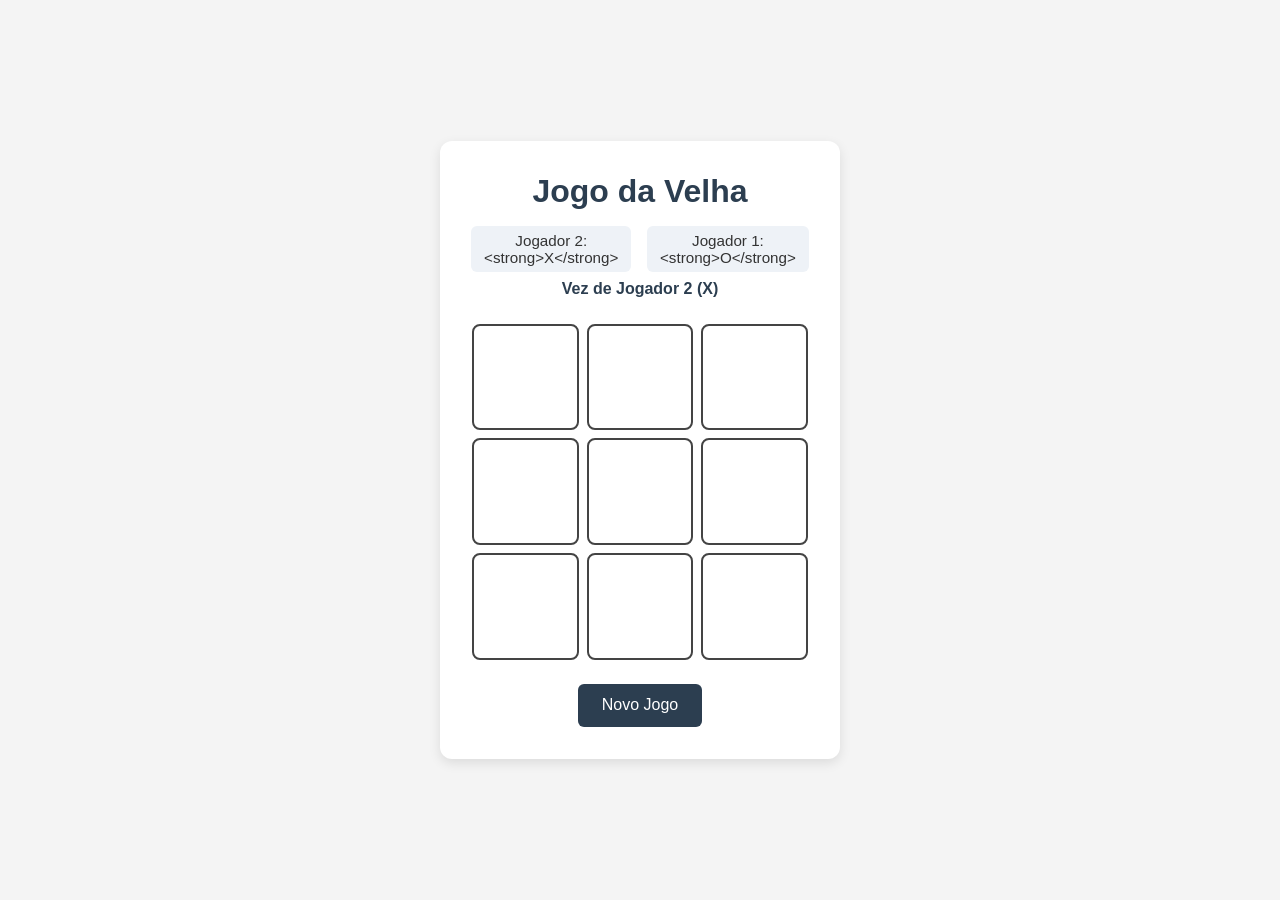
<file: tic-tac-toe/v1/index.html>
<!DOCTYPE html>
<html lang="pt-BR">
<head>
    <meta charset="UTF-8">
    <meta name="viewport" content="width=device-width, initial-scale=1.0">
    <title>Jogo da Velha - Versão 1</title>
    <link rel="stylesheet" href="css/style.css">
</head>
<body>
    <div class="container">
        <h1>Jogo da Velha</h1>

        <div class="info">
            <div id="players">
                <span id="player-x">Jogador 1: <strong>X</strong></span>
                <span id="player-o">Jogador 2: <strong>O</strong></span>
            </div>
            <div id="status">Sorteando jogadores...</div>
        </div>

        <div class="board" id="board">
            <button class="cell" data-index="0"></button>
            <button class="cell" data-index="1"></button>
            <button class="cell" data-index="2"></button>
            <button class="cell" data-index="3"></button>
            <button class="cell" data-index="4"></button>
            <button class="cell" data-index="5"></button>
            <button class="cell" data-index="6"></button>
            <button class="cell" data-index="7"></button>
            <button class="cell" data-index="8"></button>
        </div>

        <button id="reset" class="btn-reset">Novo Jogo</button>
    </div>

    <script src="js/script.js"></script>
</body>
</html>
</file>
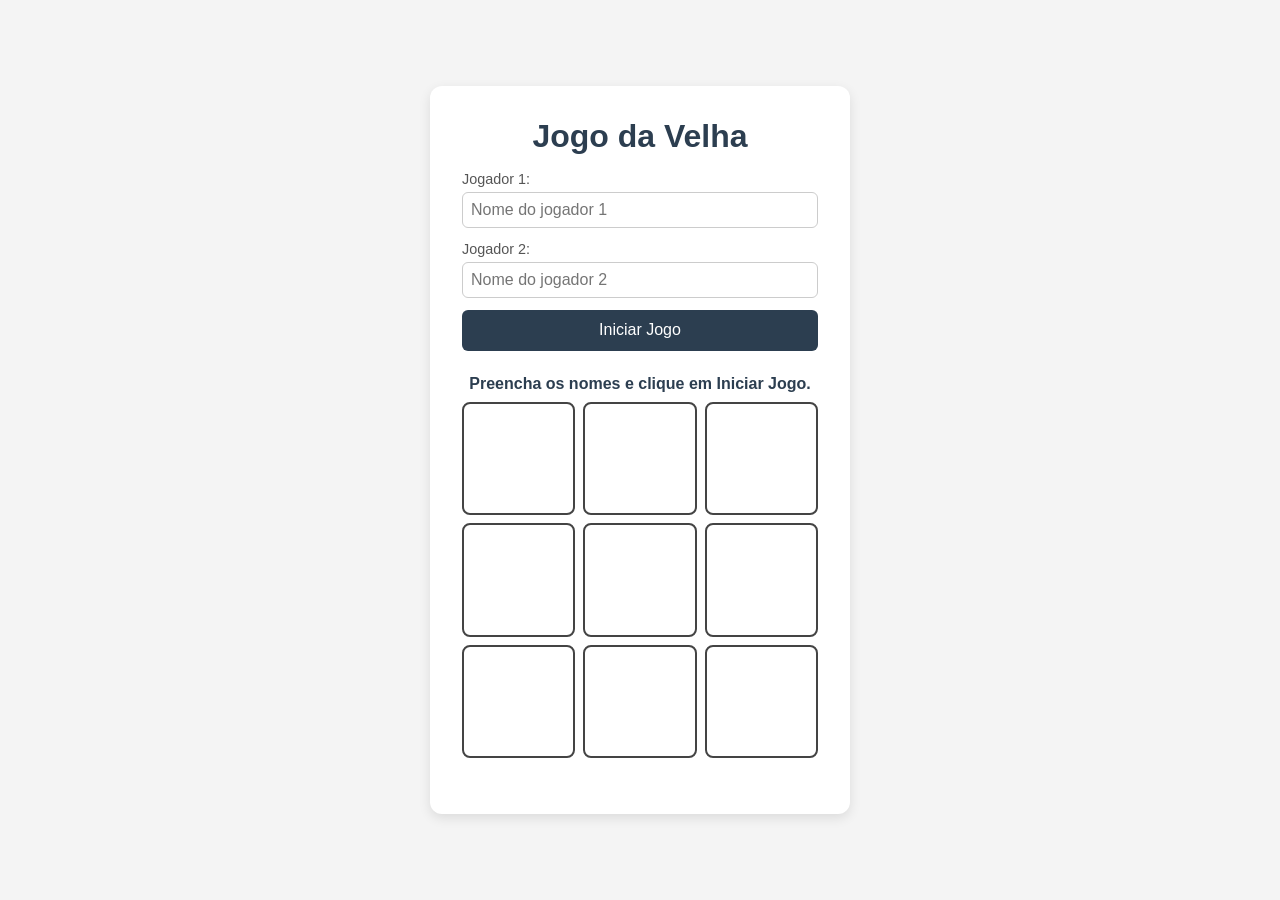
<file: tic-tac-toe/v2/index.html>
<!DOCTYPE html>
<html lang="pt-BR">
<head>
    <meta charset="UTF-8">
    <meta name="viewport" content="width=device-width, initial-scale=1.0">
    <title>Jogo da Velha - Versão 2</title>
    <link rel="stylesheet" href="css/style.css">
</head>
<body>
    <div class="container">
        <h1>Jogo da Velha</h1>

        <!-- Cadastro de nomes -->
        <section class="setup" id="setup">
            <div class="form-group">
                <label for="player1">Jogador 1:</label>
                <input type="text" id="player1" placeholder="Nome do jogador 1" maxlength="12">
            </div>
            <div class="form-group">
                <label for="player2">Jogador 2:</label>
                <input type="text" id="player2" placeholder="Nome do jogador 2" maxlength="12">
            </div>
            <button id="start" class="btn-start">Iniciar Jogo</button>
        </section>

        <!-- Placar e nomes -->
        <div class="game-info" id="game-info" style="display: none;">
            <div id="matchup">Fulano vs. Beltrano</div>
            <div class="scoreboard">
                <div class="score" id="score-x">
                    <span id="name-x">Jogador X</span>: <span id="pts-x">0</span>
                </div>
                <div class="score" id="score-o">
                    <span id="name-o">Jogador O</span>: <span id="pts-o">0</span>
                </div>
                <div class="score" id="score-draw">
                    Empates: <span id="pts-draw">0</span>
                </div>
            </div>
            <button id="clear-scores" class="btn-clear">Zerar Placar</button>
        </div>

        <div id="status">Preencha os nomes e clique em Iniciar Jogo.</div>

        <div class="board" id="board">
            <button class="cell" data-index="0"></button>
            <button class="cell" data-index="1"></button>
            <button class="cell" data-index="2"></button>
            <button class="cell" data-index="3"></button>
            <button class="cell" data-index="4"></button>
            <button class="cell" data-index="5"></button>
            <button class="cell" data-index="6"></button>
            <button class="cell" data-index="7"></button>
            <button class="cell" data-index="8"></button>
        </div>

        <button id="reset" class="btn-reset" style="display: none;">Novo Jogo</button>
    </div>

    <script src="js/script.js"></script>
</body>
</html>
</file>
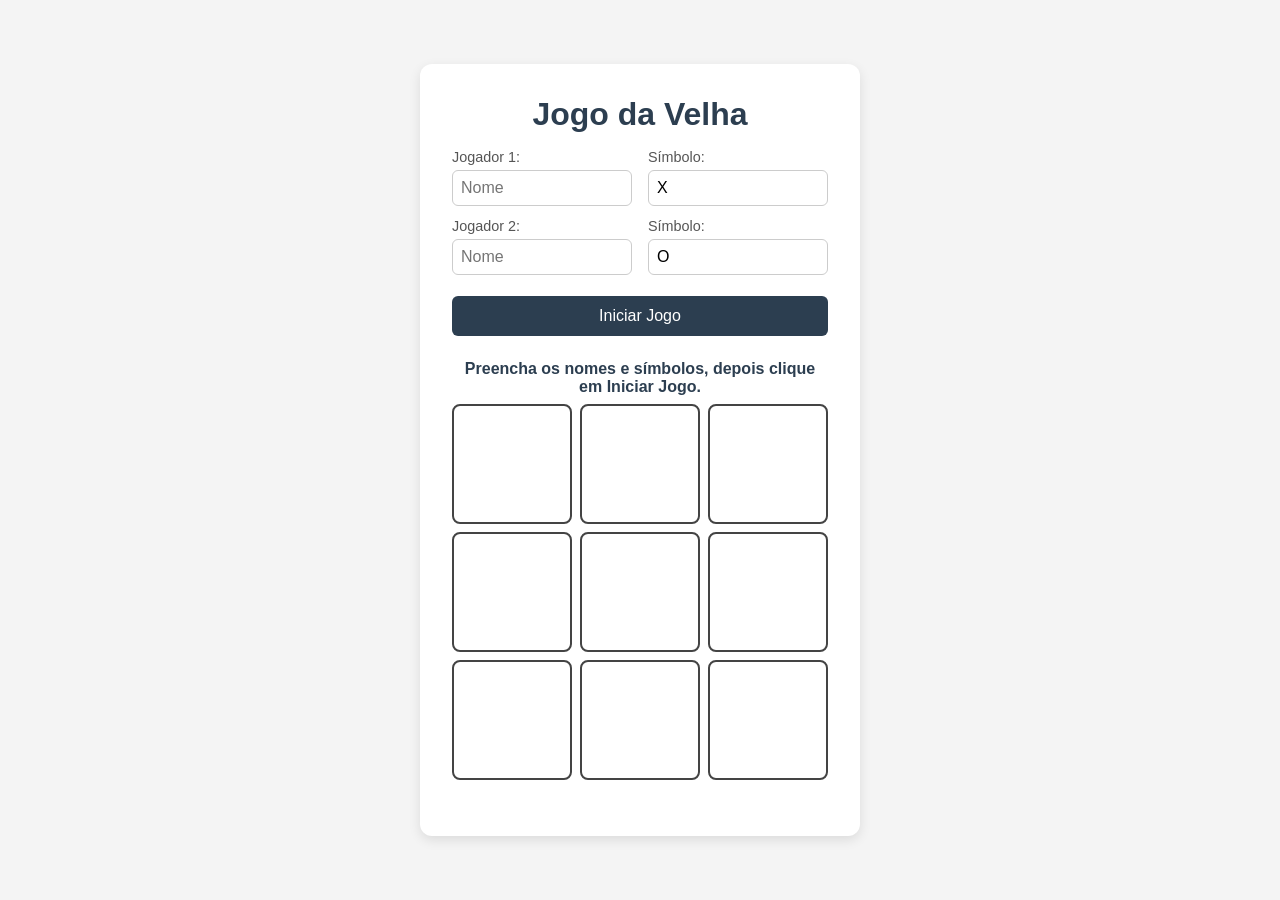
<file: tic-tac-toe/v3/index.html>
<!DOCTYPE html>
<html lang="pt-BR">
<head>
    <meta charset="UTF-8">
    <meta name="viewport" content="width=device-width, initial-scale=1.0">
    <title>Jogo da Velha - Versão 3</title>
    <link rel="stylesheet" href="css/style.css">
</head>
<body>
    <div class="container">
        <h1>Jogo da Velha</h1>

        <section class="setup" id="setup">
            <div class="form-row">
                <div class="form-group">
                    <label for="player1">Jogador 1:</label>
                    <input type="text" id="player1" placeholder="Nome" maxlength="12">
                </div>
                <div class="form-group">
                    <label for="symbol1">Símbolo:</label>
                    <input type="text" id="symbol1" placeholder="X" maxlength="2" value="X">
                </div>
            </div>
            <div class="form-row">
                <div class="form-group">
                    <label for="player2">Jogador 2:</label>
                    <input type="text" id="player2" placeholder="Nome" maxlength="12">
                </div>
                <div class="form-group">
                    <label for="symbol2">Símbolo:</label>
                    <input type="text" id="symbol2" placeholder="O" maxlength="2" value="O">
                </div>
            </div>
            <button id="start" class="btn-start">Iniciar Jogo</button>
        </section>

        <div class="game-info" id="game-info" style="display: none;">
            <div id="matchup">Fulano (X) vs. Beltrano (O)</div>
            <div class="scoreboard">
                <div class="score" id="score-1">
                    <span id="name-1">Jogador 1 (X)</span>: <span id="pts-1">0</span>
                </div>
                <div class="score" id="score-2">
                    <span id="name-2">Jogador 2 (O)</span>: <span id="pts-2">0</span>
                </div>
                <div class="score" id="score-draw">
                    Empates: <span id="pts-draw">0</span>
                </div>
            </div>
            <button id="clear-scores" class="btn-clear">Zerar Placar</button>
        </div>

        <div id="status">Preencha os dados e clique em Iniciar Jogo.</div>

        <div class="board" id="board">
            <button class="cell" data-index="0"></button>
            <button class="cell" data-index="1"></button>
            <button class="cell" data-index="2"></button>
            <button class="cell" data-index="3"></button>
            <button class="cell" data-index="4"></button>
            <button class="cell" data-index="5"></button>
            <button class="cell" data-index="6"></button>
            <button class="cell" data-index="7"></button>
            <button class="cell" data-index="8"></button>
        </div>

        <button id="reset" class="btn-reset" style="display: none;">Novo Jogo</button>
    </div>

    <script src="js/script.js"></script>
</body>
</html>
</file>
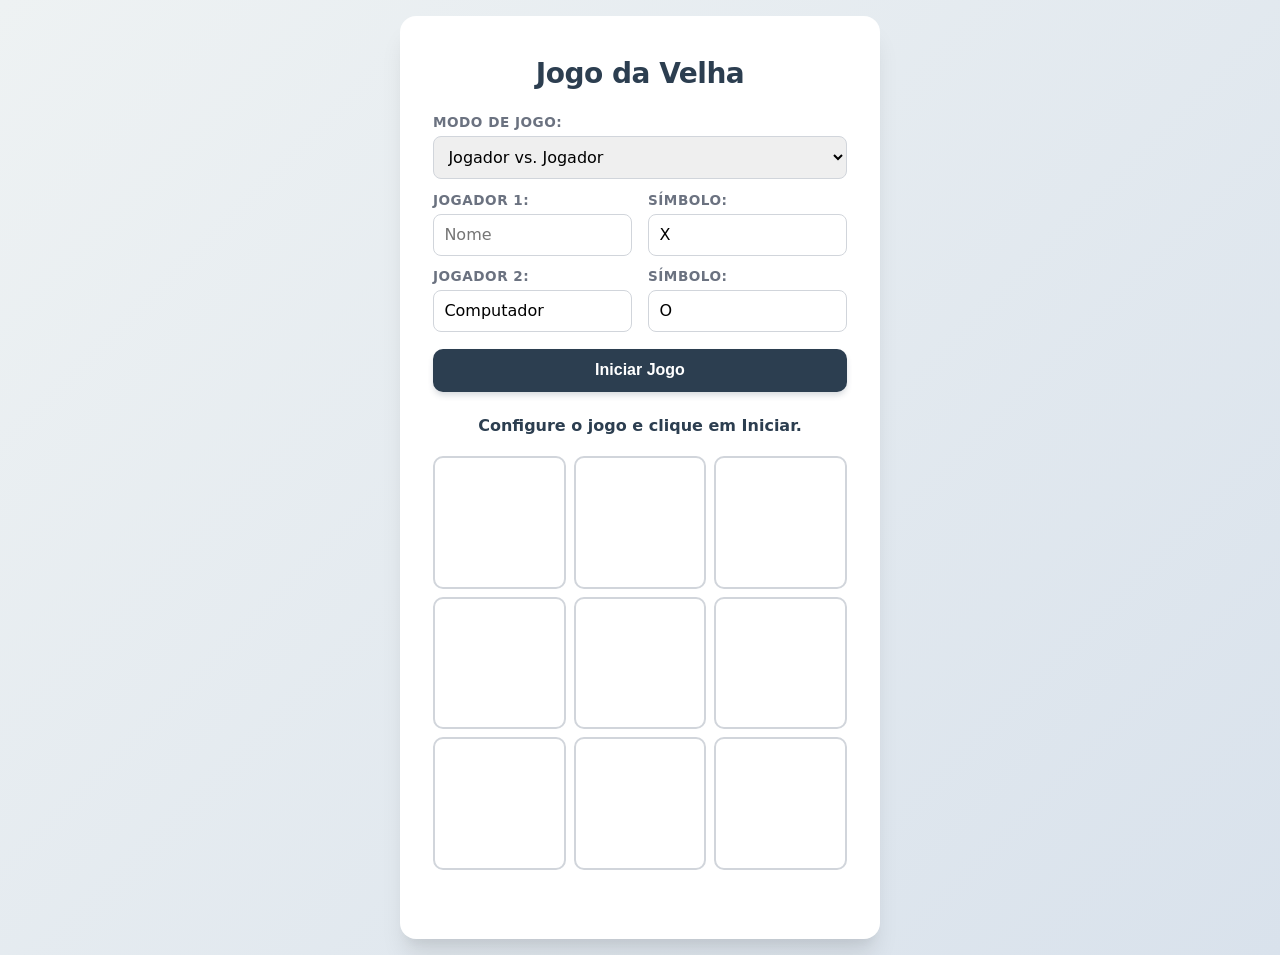
<file: tic-tac-toe/v4/index.html>
<!DOCTYPE html>
<html lang="pt-BR">
<head>
    <meta charset="UTF-8">
    <meta name="viewport" content="width=device-width, initial-scale=1.0">
    <title>Jogo da Velha - Versão 4</title>
    <link rel="stylesheet" href="css/style.css">
</head>
<body>
    <div class="container">
        <h1>Jogo da Velha</h1>

        <section class="setup" id="setup">
            <div class="form-group">
                <label for="mode">Modo de jogo:</label>
                <select id="mode">
                    <option value="PvP">Jogador vs. Jogador</option>
                    <option value="PvC">Jogador vs. Computador</option>
                </select>
            </div>
            <div class="form-row">
                <div class="form-group">
                    <label for="player1">Jogador 1:</label>
                    <input type="text" id="player1" placeholder="Nome" maxlength="12">
                </div>
                <div class="form-group">
                    <label for="symbol1">Símbolo:</label>
                    <input type="text" id="symbol1" placeholder="X" maxlength="2" value="X">
                </div>
            </div>
            <div class="form-row">
                <div class="form-group">
                    <label for="player2">Jogador 2:</label>
                    <input type="text" id="player2" placeholder="Nome" maxlength="12" value="Computador">
                </div>
                <div class="form-group">
                    <label for="symbol2">Símbolo:</label>
                    <input type="text" id="symbol2" placeholder="O" maxlength="2" value="O">
                </div>
            </div>
            <button id="start" class="btn-start">Iniciar Jogo</button>
        </section>

        <div class="game-info" id="game-info" style="display: none;">
            <div id="matchup">Jogador 1 (X) vs. Jogador 2 (O)</div>
            <div class="scoreboard">
                <div class="score" id="score-1">
                    <span id="name-1">Jogador 1 (X)</span>: <span id="pts-1">0</span>
                </div>
                <div class="score" id="score-2">
                    <span id="name-2">Jogador 2 (O)</span>: <span id="pts-2">0</span>
                </div>
                <div class="score" id="score-draw">
                    Empates: <span id="pts-draw">0</span>
                </div>
            </div>
            <button id="clear-scores" class="btn-clear">Zerar Placar</button>
        </div>

        <div id="status">Configure o jogo e clique em Iniciar.</div>

        <div class="board" id="board">
            <button class="cell" data-index="0"></button>
            <button class="cell" data-index="1"></button>
            <button class="cell" data-index="2"></button>
            <button class="cell" data-index="3"></button>
            <button class="cell" data-index="4"></button>
            <button class="cell" data-index="5"></button>
            <button class="cell" data-index="6"></button>
            <button class="cell" data-index="7"></button>
            <button class="cell" data-index="8"></button>
        </div>

        <button id="reset" class="btn-reset" style="display: none;">Novo Jogo</button>
    </div>

    <script src="js/script.js"></script>
</body>
</html>
</file>
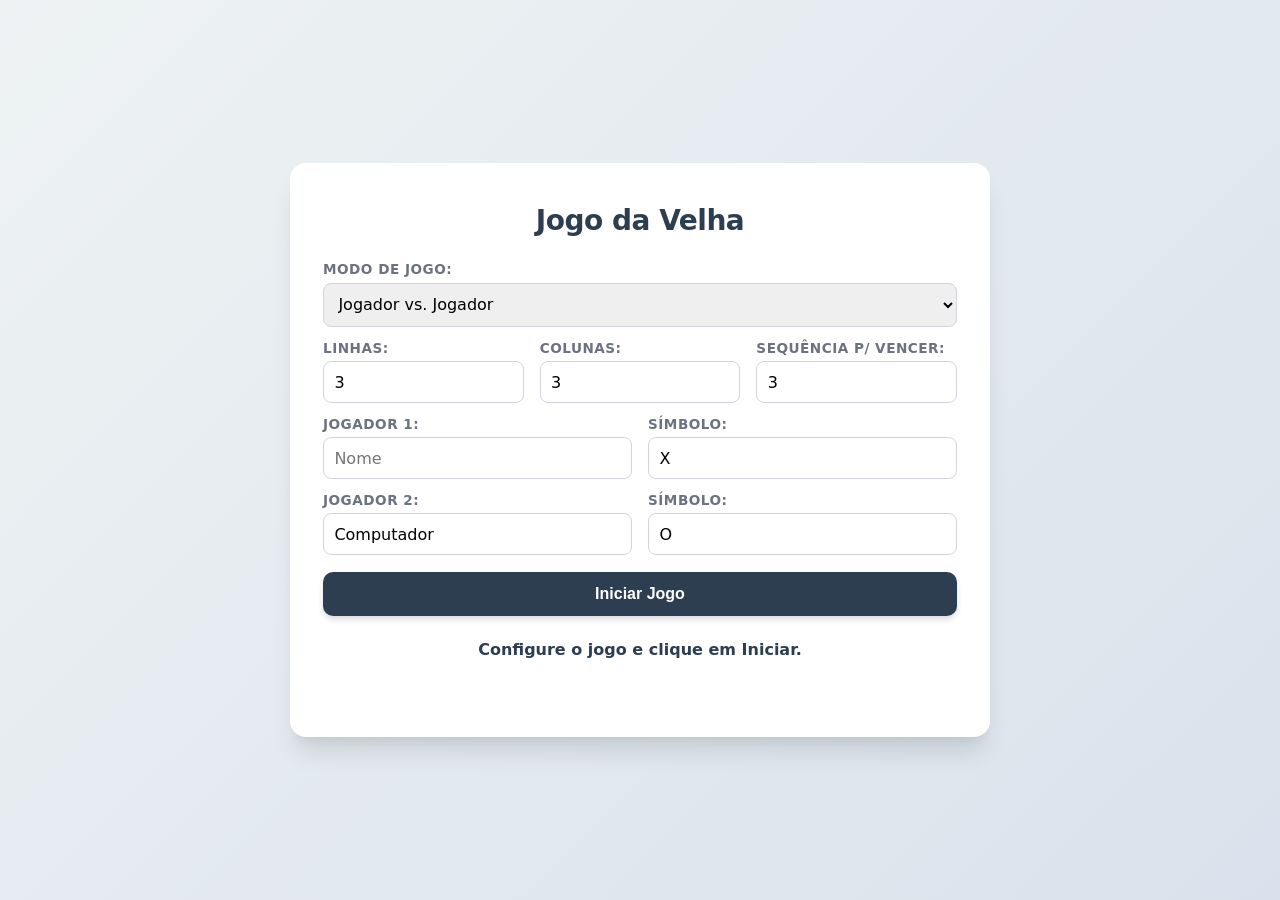
<file: tic-tac-toe/v5/index.html>
<!DOCTYPE html>
<html lang="pt-BR">
<head>
    <meta charset="UTF-8">
    <meta name="viewport" content="width=device-width, initial-scale=1.0">
    <title>Jogo da Velha - Versão 5</title>
    <link rel="stylesheet" href="css/style.css">
</head>
<body>
    <div class="container">
        <h1>Jogo da Velha</h1>

        <section class="setup" id="setup">
            <div class="form-group">
                <label for="mode">Modo de jogo:</label>
                <select id="mode">
                    <option value="PvP">Jogador vs. Jogador</option>
                    <option value="PvC">Jogador vs. Computador</option>
                </select>
            </div>

            <div class="form-row">
                <div class="form-group">
                    <label for="rows">Linhas:</label>
                    <input type="number" id="rows" min="3" max="10" value="3">
                </div>
                <div class="form-group">
                    <label for="cols">Colunas:</label>
                    <input type="number" id="cols" min="3" max="10" value="3">
                </div>
                <div class="form-group">
                    <label for="win">Sequência p/ vencer:</label>
                    <input type="number" id="win" min="3" max="10" value="3">
                </div>
            </div>

            <div class="form-row">
                <div class="form-group">
                    <label for="player1">Jogador 1:</label>
                    <input type="text" id="player1" placeholder="Nome" maxlength="12">
                </div>
                <div class="form-group">
                    <label for="symbol1">Símbolo:</label>
                    <input type="text" id="symbol1" placeholder="X" maxlength="2" value="X">
                </div>
            </div>
            <div class="form-row">
                <div class="form-group">
                    <label for="player2">Jogador 2:</label>
                    <input type="text" id="player2" placeholder="Nome" maxlength="12" value="Computador">
                </div>
                <div class="form-group">
                    <label for="symbol2">Símbolo:</label>
                    <input type="text" id="symbol2" placeholder="O" maxlength="2" value="O">
                </div>
            </div>
            <button id="start" class="btn-start">Iniciar Jogo</button>
        </section>

        <div class="game-info" id="game-info" style="display: none;">
            <div id="matchup">Jogador 1 (X) vs. Jogador 2 (O)</div>
            <div class="scoreboard">
                <div class="score" id="score-1">
                    <span id="name-1">Jogador 1 (X)</span>: <span id="pts-1">0</span>
                </div>
                <div class="score" id="score-2">
                    <span id="name-2">Jogador 2 (O)</span>: <span id="pts-2">0</span>
                </div>
                <div class="score" id="score-draw">
                    Empates: <span id="pts-draw">0</span>
                </div>
            </div>
            <button id="clear-scores" class="btn-clear">Zerar Placar</button>
        </div>

        <div id="status">Configure o jogo e clique em Iniciar.</div>

        <div class="board" id="board"></div>

        <button id="reset" class="btn-reset" style="display: none;">Novo Jogo</button>
    </div>

    <script src="js/script.js"></script>
</body>
</html>
</file>
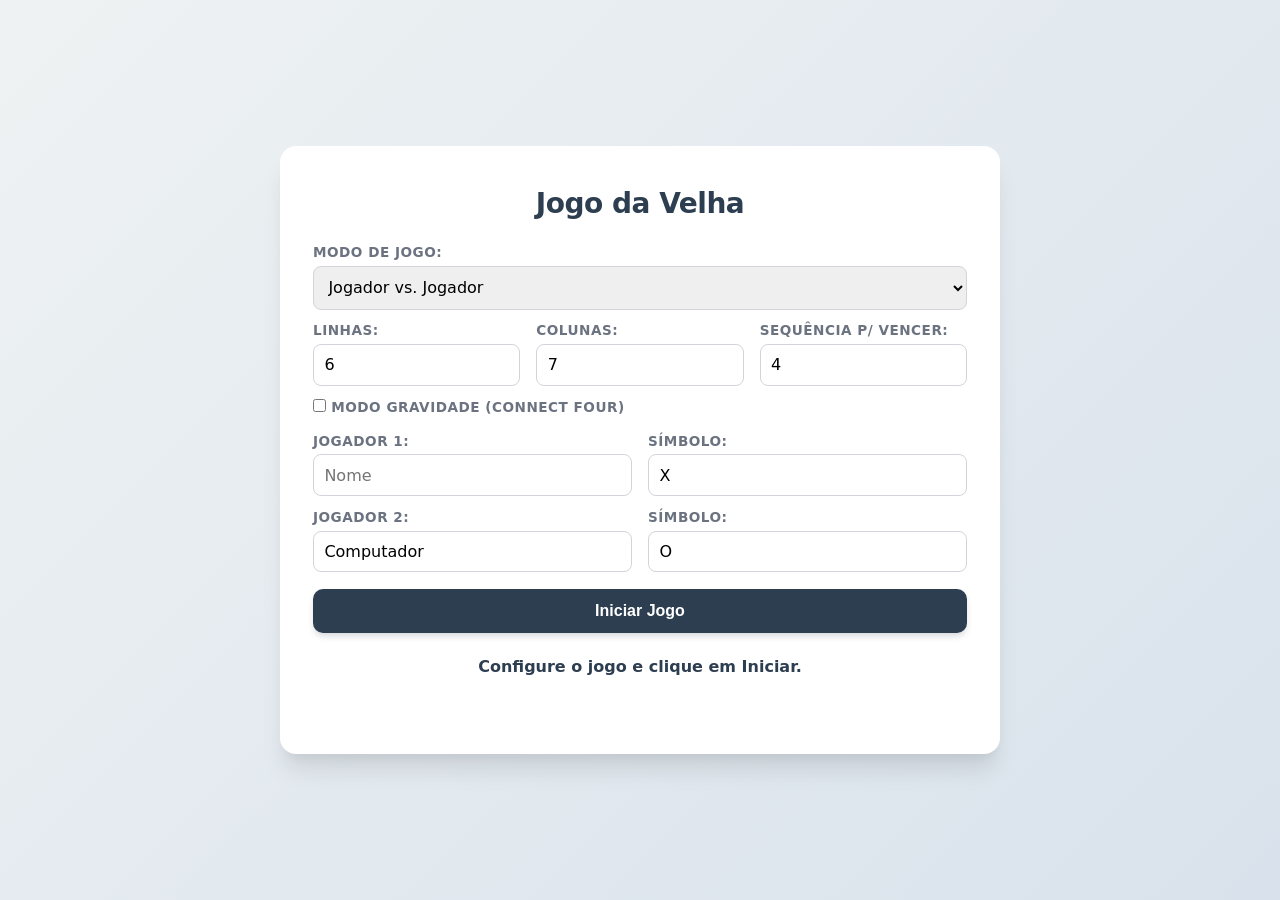
<file: tic-tac-toe/v6/index.html>
<!DOCTYPE html>
<html lang="pt-BR">
<head>
    <meta charset="UTF-8">
    <meta name="viewport" content="width=device-width, initial-scale=1.0">
    <title>Jogo da Velha - Versão 6</title>
    <link rel="stylesheet" href="css/style.css">
</head>
<body>
    <div class="container">
        <h1>Jogo da Velha</h1>

        <section class="setup" id="setup">
            <div class="form-group">
                <label for="mode">Modo de jogo:</label>
                <select id="mode">
                    <option value="PvP">Jogador vs. Jogador</option>
                    <option value="PvC">Jogador vs. Computador</option>
                </select>
            </div>

            <div class="form-row">
                <div class="form-group">
                    <label for="rows">Linhas:</label>
                    <input type="number" id="rows" min="3" max="12" value="6">
                </div>
                <div class="form-group">
                    <label for="cols">Colunas:</label>
                    <input type="number" id="cols" min="3" max="12" value="7">
                </div>
                <div class="form-group">
                    <label for="win">Sequência p/ vencer:</label>
                    <input type="number" id="win" min="3" max="12" value="4">
                </div>
            </div>

            <div class="form-group gravity-option">
                <label>
                    <input type="checkbox" id="gravity">
                    Modo Gravidade (Connect Four)
                </label>
            </div>

            <div class="form-row">
                <div class="form-group">
                    <label for="player1">Jogador 1:</label>
                    <input type="text" id="player1" placeholder="Nome" maxlength="12">
                </div>
                <div class="form-group">
                    <label for="symbol1">Símbolo:</label>
                    <input type="text" id="symbol1" placeholder="X" maxlength="2" value="X">
                </div>
            </div>
            <div class="form-row">
                <div class="form-group">
                    <label for="player2">Jogador 2:</label>
                    <input type="text" id="player2" placeholder="Nome" maxlength="12" value="Computador">
                </div>
                <div class="form-group">
                    <label for="symbol2">Símbolo:</label>
                    <input type="text" id="symbol2" placeholder="O" maxlength="2" value="O">
                </div>
            </div>
            <button id="start" class="btn-start">Iniciar Jogo</button>
        </section>

        <div class="game-info" id="game-info" style="display: none;">
            <div id="matchup">Jogador 1 (X) vs. Jogador 2 (O)</div>
            <div class="scoreboard">
                <div class="score" id="score-1">
                    <span id="name-1">Jogador 1 (X)</span>: <span id="pts-1">0</span>
                </div>
                <div class="score" id="score-2">
                    <span id="name-2">Jogador 2 (O)</span>: <span id="pts-2">0</span>
                </div>
                <div class="score" id="score-draw">
                    Empates: <span id="pts-draw">0</span>
                </div>
            </div>
            <button id="clear-scores" class="btn-clear">Zerar Placar</button>
        </div>

        <div id="status">Configure o jogo e clique em Iniciar.</div>

        <div class="board" id="board"></div>

        <button id="reset" class="btn-reset" style="display: none;">Novo Jogo</button>
    </div>

    <script src="js/script.js"></script>
</body>
</html>
</file>
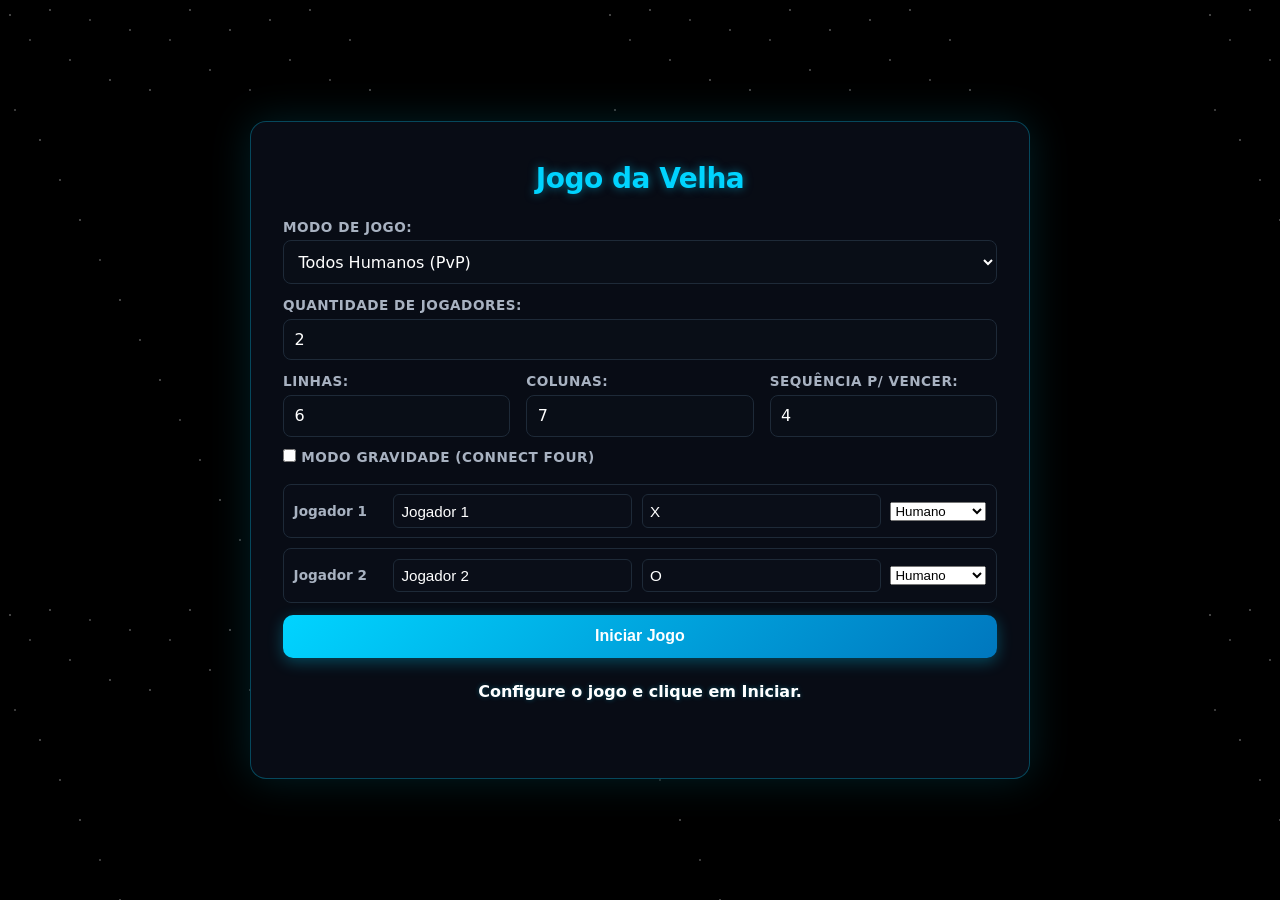
<file: tic-tac-toe/v7/index.html>
<!DOCTYPE html>
<html lang="pt-BR">
<head>
    <meta charset="UTF-8">
    <meta name="viewport" content="width=device-width, initial-scale=1.0">
    <title>Jogo da Velha - Versão 7</title>
    <link rel="stylesheet" href="css/style.css">
</head>
<body>
    <div class="container">
        <h1>Jogo da Velha</h1>

        <section class="setup" id="setup">
            <div class="form-group">
                <label for="mode">Modo de jogo:</label>
                <select id="mode">
                    <option value="PvP">Todos Humanos (PvP)</option>
                    <option value="PvC">Jogador 1 + Computadores (PvC)</option>
                </select>
            </div>

            <div class="form-group">
                <label for="qty">Quantidade de jogadores:</label>
                <input type="number" id="qty" min="2" max="6" value="2">
            </div>

            <div class="form-row">
                <div class="form-group">
                    <label for="rows">Linhas:</label>
                    <input type="number" id="rows" min="3" max="12" value="6">
                </div>
                <div class="form-group">
                    <label for="cols">Colunas:</label>
                    <input type="number" id="cols" min="3" max="12" value="7">
                </div>
                <div class="form-group">
                    <label for="win">Sequência p/ vencer:</label>
                    <input type="number" id="win" min="3" max="12" value="4">
                </div>
            </div>

            <div class="form-group gravity-option">
                <label>
                    <input type="checkbox" id="gravity">
                    Modo Gravidade (Connect Four)
                </label>
            </div>

            <div id="players-fields"></div>

            <button id="start" class="btn-start">Iniciar Jogo</button>
        </section>

        <div class="game-info" id="game-info" style="display: none;">
            <div id="matchup">Jogador 1 (X) vs. Jogador 2 (O)</div>
            <div class="scoreboard" id="scoreboard"></div>
            <button id="clear-scores" class="btn-clear">Zerar Placar</button>
        </div>

        <div id="status">Configure o jogo e clique em Iniciar.</div>

        <div class="board" id="board"></div>

        <button id="reset" class="btn-reset" style="display: none;">Novo Jogo</button>
    </div>

    <script src="js/script.js"></script>
</body>
</html>
</file>
<file: tic-tac-toe/v1/css/style.css>
* {
    margin: 0;
    padding: 0;
    box-sizing: border-box;
}

body {
    font-family: Arial, sans-serif;
    background-color: #f4f4f4;
    color: #333;
    display: flex;
    justify-content: center;
    align-items: center;
    min-height: 100vh;
}

.container {
    background: #fff;
    padding: 2rem;
    border-radius: 12px;
    box-shadow: 0 4px 12px rgba(0, 0, 0, 0.1);
    text-align: center;
    max-width: 400px;
    width: 90%;
}

h1 {
    margin-bottom: 1rem;
    color: #2c3e50;
}

.info {
    margin-bottom: 1.5rem;
}

#players {
    display: flex;
    justify-content: center;
    gap: 1rem;
    font-size: 0.95rem;
    margin-bottom: 0.5rem;
}

#players span {
    padding: 0.4rem 0.8rem;
    border-radius: 6px;
    background: #eef2f7;
}

#status {
    font-size: 1rem;
    font-weight: 600;
    color: #2c3e50;
    min-height: 1.2rem;
}

.board {
    display: grid;
    grid-template-columns: repeat(3, 1fr);
    gap: 8px;
    margin-bottom: 1.5rem;
}

.cell {
    width: 100%;
    aspect-ratio: 1;
    background: #fff;
    border: 2px solid #444;
    border-radius: 8px;
    font-size: 2rem;
    font-weight: bold;
    color: #2c3e50;
    cursor: pointer;
    transition: background 0.2s;
}

.cell:hover {
    background: #f0f0f0;
}

.cell:disabled {
    cursor: not-allowed;
}

.cell.x {
    color: #e74c3c;
}

.cell.o {
    color: #3498db;
}

.btn-reset {
    background: #2c3e50;
    color: #fff;
    border: none;
    padding: 0.8rem 1.5rem;
    border-radius: 6px;
    font-size: 1rem;
    cursor: pointer;
    transition: background 0.2s;
}

.btn-reset:hover {
    background: #1a252f;
}

.cell.winner {
    background: #d4edda !important;
    border-color: #2ecc71 !important;
    color: #2ecc71 !important;
}

.celebration {
    position: fixed;
    top: 50%;
    left: 50%;
    transform: translate(-50%, -50%);
    font-size: 4rem;
    z-index: 1000;
    pointer-events: none;
    animation: pop 0.4s ease forwards;
}

@keyframes pop {
    0% { transform: translate(-50%, -50%) scale(0); opacity: 0; }
    100% { transform: translate(-50%, -50%) scale(1); opacity: 1; }
}
</file>
<file: tic-tac-toe/v2/css/style.css>
* {
    margin: 0;
    padding: 0;
    box-sizing: border-box;
}

body {
    font-family: Arial, sans-serif;
    background-color: #f4f4f4;
    color: #333;
    display: flex;
    justify-content: center;
    align-items: center;
    min-height: 100vh;
}

.container {
    background: #fff;
    padding: 2rem;
    border-radius: 12px;
    box-shadow: 0 4px 12px rgba(0, 0, 0, 0.1);
    text-align: center;
    max-width: 420px;
    width: 90%;
}

h1 {
    margin-bottom: 1rem;
    color: #2c3e50;
}

/* Setup */
.setup {
    margin-bottom: 1.5rem;
}

.form-group {
    margin-bottom: 0.8rem;
    text-align: left;
}

.form-group label {
    display: block;
    font-size: 0.9rem;
    margin-bottom: 0.3rem;
    color: #555;
}

.form-group input {
    width: 100%;
    padding: 0.5rem;
    border: 1px solid #ccc;
    border-radius: 6px;
    font-size: 1rem;
}

.btn-start {
    background: #2c3e50;
    color: #fff;
    border: none;
    padding: 0.7rem 1.5rem;
    border-radius: 6px;
    font-size: 1rem;
    cursor: pointer;
    width: 100%;
    transition: background 0.2s;
}

.btn-start:hover {
    background: #1a252f;
}

/* Game info */
.game-info {
    margin-bottom: 1rem;
}

#matchup {
    font-weight: bold;
    font-size: 1.1rem;
    margin-bottom: 0.6rem;
    color: #2c3e50;
}

.scoreboard {
    display: flex;
    justify-content: space-around;
    gap: 0.5rem;
    margin-bottom: 0.8rem;
}

.score {
    flex: 1;
    padding: 0.4rem;
    border-radius: 6px;
    background: #eef2f7;
    font-size: 0.95rem;
}

.btn-clear {
    background: #e74c3c;
    color: #fff;
    border: none;
    padding: 0.5rem 1rem;
    border-radius: 6px;
    font-size: 0.9rem;
    cursor: pointer;
    transition: background 0.2s;
}

.btn-clear:hover {
    background: #c0392b;
}

#status {
    font-size: 1rem;
    font-weight: 600;
    color: #2c3e50;
    min-height: 1.2rem;
    margin-bottom: 0.5rem;
}

/* Board */
.board {
    display: grid;
    grid-template-columns: repeat(3, 1fr);
    gap: 8px;
    margin-bottom: 1.5rem;
}

.cell {
    width: 100%;
    aspect-ratio: 1;
    background: #fff;
    border: 2px solid #444;
    border-radius: 8px;
    font-size: 2rem;
    font-weight: bold;
    color: #2c3e50;
    cursor: pointer;
    transition: background 0.2s;
}

.cell:hover {
    background: #f0f0f0;
}

.cell:disabled {
    cursor: not-allowed;
}

.cell.x {
    color: #e74c3c;
}

.cell.o {
    color: #3498db;
}

/* Reset */
.btn-reset {
    background: #2c3e50;
    color: #fff;
    border: none;
    padding: 0.8rem 1.5rem;
    border-radius: 6px;
    font-size: 1rem;
    cursor: pointer;
    transition: background 0.2s;
}

.btn-reset:hover {
    background: #1a252f;
}

.cell.winner {
    background: #d4edda !important;
    border-color: #2ecc71 !important;
    color: #2ecc71 !important;
}

.celebration {
    position: fixed;
    top: 50%;
    left: 50%;
    transform: translate(-50%, -50%);
    font-size: 4rem;
    z-index: 1000;
    pointer-events: none;
    animation: pop 0.4s ease forwards;
}

@keyframes pop {
    0% { transform: translate(-50%, -50%) scale(0); opacity: 0; }
    100% { transform: translate(-50%, -50%) scale(1); opacity: 1; }
}
</file>
<file: tic-tac-toe/v3/css/style.css>
* {
    margin: 0;
    padding: 0;
    box-sizing: border-box;
}

body {
    font-family: Arial, sans-serif;
    background-color: #f4f4f4;
    color: #333;
    display: flex;
    justify-content: center;
    align-items: center;
    min-height: 100vh;
}

.container {
    background: #fff;
    padding: 2rem;
    border-radius: 12px;
    box-shadow: 0 4px 12px rgba(0, 0, 0, 0.1);
    text-align: center;
    max-width: 440px;
    width: 90%;
}

h1 {
    margin-bottom: 1rem;
    color: #2c3e50;
}

/* Setup */
.setup {
    margin-bottom: 1.5rem;
}

.form-row {
    display: flex;
    gap: 1rem;
    margin-bottom: 0.8rem;
    justify-content: center;
}

.form-group {
    text-align: left;
    flex: 1;
}

.form-group label {
    display: block;
    font-size: 0.9rem;
    margin-bottom: 0.3rem;
    color: #555;
}

.form-group input {
    width: 100%;
    padding: 0.5rem;
    border: 1px solid #ccc;
    border-radius: 6px;
    font-size: 1rem;
}

.btn-start {
    background: #2c3e50;
    color: #fff;
    border: none;
    padding: 0.7rem 1.5rem;
    border-radius: 6px;
    font-size: 1rem;
    cursor: pointer;
    width: 100%;
    transition: background 0.2s;
    margin-top: 0.5rem;
}

.btn-start:hover {
    background: #1a252f;
}

/* Game info */
.game-info {
    margin-bottom: 1rem;
}

#matchup {
    font-weight: bold;
    font-size: 1.1rem;
    margin-bottom: 0.6rem;
    color: #2c3e50;
}

.scoreboard {
    display: flex;
    justify-content: space-around;
    gap: 0.5rem;
    margin-bottom: 0.8rem;
}

.score {
    flex: 1;
    padding: 0.4rem;
    border-radius: 6px;
    background: #eef2f7;
    font-size: 0.95rem;
}

.btn-clear {
    background: #e74c3c;
    color: #fff;
    border: none;
    padding: 0.5rem 1rem;
    border-radius: 6px;
    font-size: 0.9rem;
    cursor: pointer;
    transition: background 0.2s;
}

.btn-clear:hover {
    background: #c0392b;
}

#status {
    font-size: 1rem;
    font-weight: 600;
    color: #2c3e50;
    min-height: 1.2rem;
    margin-bottom: 0.5rem;
}

/* Board */
.board {
    display: grid;
    grid-template-columns: repeat(3, 1fr);
    gap: 8px;
    margin-bottom: 1.5rem;
}

.cell {
    width: 100%;
    aspect-ratio: 1;
    background: #fff;
    border: 2px solid #444;
    border-radius: 8px;
    font-size: 2.2rem;
    font-weight: bold;
    color: #2c3e50;
    cursor: pointer;
    transition: background 0.2s;
}

.cell:hover {
    background: #f0f0f0;
}

.cell:disabled {
    cursor: not-allowed;
}

/* Reset */
.btn-reset {
    background: #2c3e50;
    color: #fff;
    border: none;
    padding: 0.8rem 1.5rem;
    border-radius: 6px;
    font-size: 1rem;
    cursor: pointer;
    transition: background 0.2s;
}

.btn-reset:hover {
    background: #1a252f;
}

.cell.winner {
    background: #d4edda !important;
    border-color: #2ecc71 !important;
    color: #2ecc71 !important;
}

.celebration {
    position: fixed;
    top: 50%;
    left: 50%;
    transform: translate(-50%, -50%);
    font-size: 4rem;
    z-index: 1000;
    pointer-events: none;
    animation: pop 0.4s ease forwards;
}

@keyframes pop {
    0% { transform: translate(-50%, -50%) scale(0); opacity: 0; }
    100% { transform: translate(-50%, -50%) scale(1); opacity: 1; }
}
</file>
<file: tic-tac-toe/v4/css/style.css>
* {
    margin: 0;
    padding: 0;
    box-sizing: border-box;
}

:root {
    --primary: #2c3e50;
    --primary-hover: #1a252f;
    --accent: #3498db;
    --danger: #e74c3c;
    --danger-hover: #c0392b;
    --success: #2ecc71;
    --bg: #f4f7f6;
    --card: #ffffff;
    --text: #2c3e50;
    --muted: #6b7280;
    --border: #d1d5db;
    --cell-bg: #ffffff;
    --cell-hover: #f1f5f9;
}

body {
    font-family: system-ui, -apple-system, Segoe UI, Roboto, Arial, sans-serif;
    background: linear-gradient(135deg, #eef2f3 0%, #d9e2ec 100%);
    color: var(--text);
    display: flex;
    justify-content: center;
    align-items: center;
    min-height: 100vh;
    padding: 1rem;
}

.container {
    background: var(--card);
    padding: 2.5rem 2rem;
    border-radius: 16px;
    box-shadow: 0 20px 25px -5px rgba(0, 0, 0, 0.1), 0 10px 10px -5px rgba(0, 0, 0, 0.04);
    text-align: center;
    max-width: 480px;
    width: 100%;
    border: 1px solid rgba(255, 255, 255, 0.5);
}

h1 {
    font-size: 1.75rem;
    margin-bottom: 1.5rem;
    color: var(--primary);
    letter-spacing: -0.5px;
}

.setup {
    margin-bottom: 1.5rem;
    text-align: left;
}

.form-group {
    margin-bottom: 0.8rem;
}

.form-group label {
    display: block;
    font-size: 0.85rem;
    font-weight: 600;
    margin-bottom: 0.35rem;
    color: var(--muted);
    text-transform: uppercase;
    letter-spacing: 0.5px;
}

.form-group select,
.form-group input {
    width: 100%;
    padding: 0.65rem;
    border: 1px solid var(--border);
    border-radius: 8px;
    font-size: 1rem;
    font-family: inherit;
    transition: border-color 0.2s, box-shadow 0.2s;
}

.form-group select:focus,
.form-group input:focus {
    outline: none;
    border-color: var(--accent);
    box-shadow: 0 0 0 3px rgba(52, 152, 219, 0.15);
}

.form-row {
    display: flex;
    gap: 1rem;
    margin-bottom: 0.8rem;
    justify-content: center;
    flex-wrap: wrap;
}

.form-row .form-group {
    flex: 1;
    min-width: 130px;
    margin-bottom: 0;
}

.btn-start {
    background: var(--primary);
    color: #fff;
    border: none;
    padding: 0.8rem 1.5rem;
    border-radius: 10px;
    font-size: 1rem;
    font-weight: 600;
    cursor: pointer;
    width: 100%;
    transition: all 0.2s ease;
    box-shadow: 0 4px 6px -1px rgba(44, 62, 80, 0.2);
    margin-top: 0.25rem;
}

.btn-start:hover {
    background: var(--primary-hover);
    transform: translateY(-1px);
}

.game-info {
    margin-bottom: 1rem;
}

#matchup {
    font-weight: 700;
    font-size: 1.1rem;
    margin-bottom: 0.75rem;
    color: var(--text);
}

.scoreboard {
    display: flex;
    justify-content: space-around;
    gap: 0.75rem;
    margin-bottom: 0.75rem;
    flex-wrap: wrap;
}

.score {
    flex: 1;
    min-width: 120px;
    padding: 0.55rem 0.75rem;
    border-radius: 8px;
    background: #f1f5f9;
    border: 1px solid var(--border);
    font-size: 0.9rem;
    color: var(--muted);
}

.score strong {
    color: var(--text);
}

.btn-clear {
    background: var(--danger);
    color: #fff;
    border: none;
    padding: 0.6rem 1.1rem;
    border-radius: 8px;
    font-size: 0.9rem;
    font-weight: 600;
    cursor: pointer;
    transition: all 0.2s ease;
    box-shadow: 0 4px 6px -1px rgba(231, 76, 60, 0.2);
}

.btn-clear:hover {
    background: var(--danger-hover);
    transform: translateY(-1px);
}

#status {
    font-size: 1rem;
    font-weight: 600;
    color: var(--text);
    min-height: 1.25rem;
    margin-bottom: 1.25rem;
}

.board {
    display: grid;
    grid-template-columns: repeat(3, 1fr);
    gap: 8px;
    margin-bottom: 1.75rem;
}

.cell {
    width: 100%;
    aspect-ratio: 1;
    background: var(--cell-bg);
    border: 2px solid var(--border);
    border-radius: 10px;
    font-size: 2.2rem;
    font-weight: 700;
    color: var(--text);
    cursor: pointer;
    transition: all 0.15s ease;
    display: flex;
    align-items: center;
    justify-content: center;
}

.cell:hover {
    background: var(--cell-hover);
    border-color: var(--accent);
    transform: translateY(-2px);
}

.cell:active {
    transform: scale(0.95);
}

.cell:disabled {
    cursor: default;
    background: #f8fafc;
}

.cell.x {
    color: #e74c3c;
}

.cell.o {
    color: #3498db;
}

.cell.winner {
    background: #d4edda !important;
    border-color: var(--success) !important;
    color: var(--success) !important;
}

.celebration {
    position: fixed;
    top: 50%;
    left: 50%;
    transform: translate(-50%, -50%);
    font-size: 4rem;
    z-index: 1000;
    pointer-events: none;
    animation: pop 0.4s ease forwards;
}

@keyframes pop {
    0% { transform: translate(-50%, -50%) scale(0); opacity: 0; }
    100% { transform: translate(-50%, -50%) scale(1); opacity: 1; }
}

.btn-reset {
    background: var(--primary);
    color: #fff;
    border: none;
    padding: 0.85rem 1.5rem;
    border-radius: 10px;
    font-size: 1rem;
    font-weight: 600;
    cursor: pointer;
    width: 100%;
    transition: all 0.2s ease;
    box-shadow: 0 4px 6px -1px rgba(44, 62, 80, 0.2);
}

.btn-reset:hover {
    background: var(--primary-hover);
    transform: translateY(-1px);
}

@media (max-width: 480px) {
    .container {
        padding: 1.5rem 1rem;
    }
    .scoreboard {
        flex-direction: column;
        align-items: stretch;
    }
    .cell {
        font-size: 1.75rem;
    }
}
</file>
<file: tic-tac-toe/v5/css/style.css>
* {
    margin: 0;
    padding: 0;
    box-sizing: border-box;
}

:root {
    --primary: #2c3e50;
    --primary-hover: #1a252f;
    --accent: #3498db;
    --danger: #e74c3c;
    --danger-hover: #c0392b;
    --success: #2ecc71;
    --bg: #f4f7f6;
    --card: #ffffff;
    --text: #2c3e50;
    --muted: #6b7280;
    --border: #d1d5db;
    --cell-bg: #ffffff;
    --cell-hover: #f1f5f9;
}

body {
    font-family: system-ui, -apple-system, Segoe UI, Roboto, Arial, sans-serif;
    background: linear-gradient(135deg, #eef2f3 0%, #d9e2ec 100%);
    color: var(--text);
    display: flex;
    justify-content: center;
    align-items: center;
    min-height: 100vh;
    padding: 1rem;
}

.container {
    background: var(--card);
    padding: 2.5rem 2rem;
    border-radius: 16px;
    box-shadow: 0 20px 25px -5px rgba(0, 0, 0, 0.1), 0 10px 10px -5px rgba(0, 0, 0, 0.04);
    text-align: center;
    max-width: 700px;
    width: 100%;
    border: 1px solid rgba(255, 255, 255, 0.5);
}

h1 {
    font-size: 1.75rem;
    margin-bottom: 1.5rem;
    color: var(--primary);
    letter-spacing: -0.5px;
}

.setup {
    margin-bottom: 1.5rem;
    text-align: left;
}

.form-group {
    margin-bottom: 0.8rem;
}

.form-group label {
    display: block;
    font-size: 0.85rem;
    font-weight: 600;
    margin-bottom: 0.35rem;
    color: var(--muted);
    text-transform: uppercase;
    letter-spacing: 0.5px;
}

.form-group select,
.form-group input {
    width: 100%;
    padding: 0.65rem;
    border: 1px solid var(--border);
    border-radius: 8px;
    font-size: 1rem;
    font-family: inherit;
    transition: border-color 0.2s, box-shadow 0.2s;
}

.form-group select:focus,
.form-group input:focus {
    outline: none;
    border-color: var(--accent);
    box-shadow: 0 0 0 3px rgba(52, 152, 219, 0.15);
}

.form-row {
    display: flex;
    gap: 1rem;
    margin-bottom: 0.8rem;
    justify-content: center;
    flex-wrap: wrap;
}

.form-row .form-group {
    flex: 1;
    min-width: 120px;
    margin-bottom: 0;
}

.gravity-option {
    display: flex;
    align-items: center;
    gap: 0.5rem;
    margin-bottom: 0.8rem;
}

.gravity-option input[type="checkbox"] {
    width: auto;
}

.btn-start {
    background: var(--primary);
    color: #fff;
    border: none;
    padding: 0.8rem 1.5rem;
    border-radius: 10px;
    font-size: 1rem;
    font-weight: 600;
    cursor: pointer;
    width: 100%;
    transition: all 0.2s ease;
    box-shadow: 0 4px 6px -1px rgba(44, 62, 80, 0.2);
    margin-top: 0.25rem;
}

.btn-start:hover {
    background: var(--primary-hover);
    transform: translateY(-1px);
}

.game-info {
    margin-bottom: 1rem;
}

#matchup {
    font-weight: 700;
    font-size: 1.1rem;
    margin-bottom: 0.75rem;
    color: var(--text);
}

.scoreboard {
    display: flex;
    justify-content: space-around;
    gap: 0.75rem;
    margin-bottom: 0.75rem;
    flex-wrap: wrap;
}

.score {
    flex: 1;
    min-width: 140px;
    padding: 0.55rem 0.75rem;
    border-radius: 8px;
    background: #f1f5f9;
    border: 1px solid var(--border);
    font-size: 0.9rem;
    color: var(--muted);
}

.score strong {
    color: var(--text);
}

.btn-clear {
    background: var(--danger);
    color: #fff;
    border: none;
    padding: 0.5rem 1rem;
    border-radius: 8px;
    font-size: 0.9rem;
    font-weight: 600;
    cursor: pointer;
    transition: all 0.2s ease;
    box-shadow: 0 4px 6px -1px rgba(231, 76, 60, 0.2);
}

.btn-clear:hover {
    background: var(--danger-hover);
    transform: translateY(-1px);
}

#status {
    font-size: 1rem;
    font-weight: 600;
    color: var(--text);
    min-height: 1.25rem;
    margin-bottom: 1.25rem;
}

.board {
    display: grid;
    gap: 4px;
    margin: 1rem auto;
    max-width: 90vw;
    justify-content: center;
}

.cell {
    aspect-ratio: 1;
    width: 100%;
    min-width: 45px;
    background: var(--cell-bg);
    border: 2px solid var(--border);
    border-radius: 8px;
    font-size: clamp(1.5rem, 8vw, 2.5rem);
    font-weight: 700;
    color: var(--text);
    cursor: pointer;
    transition: all 0.15s ease;
    display: flex;
    align-items: center;
    justify-content: center;
}

.cell:hover {
    background: var(--cell-hover);
    border-color: var(--accent);
    transform: translateY(-2px);
}

.cell:active {
    transform: scale(0.95);
}

.cell:disabled {
    cursor: default;
    background: #f8fafc;
}

.cell.x { color: #e74c3c; }
.cell.o { color: #3498db; }
.cell.a { color: #9b59b6; }

.cell.winner {
    background: #d4edda !important;
    border-color: var(--success) !important;
    color: var(--success) !important;
}

.celebration {
    position: fixed;
    top: 50%;
    left: 50%;
    transform: translate(-50%, -50%);
    font-size: 4rem;
    z-index: 1000;
    pointer-events: none;
    animation: pop 0.4s ease forwards;
}

@keyframes pop {
    0% { transform: translate(-50%, -50%) scale(0); opacity: 0; }
    100% { transform: translate(-50%, -50%) scale(1); opacity: 1; }
}

.btn-reset {
    background: var(--primary);
    color: #fff;
    border: none;
    padding: 0.85rem 1.5rem;
    border-radius: 10px;
    font-size: 1rem;
    font-weight: 600;
    cursor: pointer;
    width: 100%;
    transition: all 0.2s ease;
    box-shadow: 0 4px 6px -1px rgba(44, 62, 80, 0.2);
}

.btn-reset:hover {
    background: var(--primary-hover);
    transform: translateY(-1px);
}

@media (max-width: 600px) {
    .container {
        padding: 1.5rem 1rem;
    }
    .scoreboard {
        flex-direction: column;
        align-items: stretch;
    }
    .cell {
        min-width: 40px;
        font-size: 1.5rem;
    }
}
</file>
<file: tic-tac-toe/v6/css/style.css>
* {
    margin: 0;
    padding: 0;
    box-sizing: border-box;
}

:root {
    --primary: #2c3e50;
    --primary-hover: #1a252f;
    --accent: #3498db;
    --danger: #e74c3c;
    --danger-hover: #c0392b;
    --success: #2ecc71;
    --bg: #f4f7f6;
    --card: #ffffff;
    --text: #2c3e50;
    --muted: #6b7280;
    --border: #d1d5db;
    --cell-bg: #ffffff;
    --cell-hover: #f1f5f9;
}

body {
    font-family: system-ui, -apple-system, Segoe UI, Roboto, Arial, sans-serif;
    background: linear-gradient(135deg, #eef2f3 0%, #d9e2ec 100%);
    color: var(--text);
    display: flex;
    justify-content: center;
    align-items: center;
    min-height: 100vh;
    padding: 1rem;
}

.container {
    background: var(--card);
    padding: 2.5rem 2rem;
    border-radius: 16px;
    box-shadow: 0 20px 25px -5px rgba(0, 0, 0, 0.1), 0 10px 10px -5px rgba(0, 0, 0, 0.04);
    text-align: center;
    max-width: 720px;
    width: 100%;
    border: 1px solid rgba(255, 255, 255, 0.5);
}

h1 {
    font-size: 1.75rem;
    margin-bottom: 1.5rem;
    color: var(--primary);
    letter-spacing: -0.5px;
}

.setup {
    margin-bottom: 1.5rem;
    text-align: left;
}

.form-group {
    margin-bottom: 0.8rem;
}

.form-group label {
    display: block;
    font-size: 0.85rem;
    font-weight: 600;
    margin-bottom: 0.35rem;
    color: var(--muted);
    text-transform: uppercase;
    letter-spacing: 0.5px;
}

.form-group select,
.form-group input {
    width: 100%;
    padding: 0.65rem;
    border: 1px solid var(--border);
    border-radius: 8px;
    font-size: 1rem;
    font-family: inherit;
    transition: border-color 0.2s, box-shadow 0.2s;
}

.form-group select:focus,
.form-group input:focus {
    outline: none;
    border-color: var(--accent);
    box-shadow: 0 0 0 3px rgba(52, 152, 219, 0.15);
}

.gravity-option {
    display: flex;
    align-items: center;
    gap: 0.5rem;
    margin-bottom: 0.8rem;
}

.gravity-option input[type="checkbox"] {
    width: auto;
}

.form-row {
    display: flex;
    gap: 1rem;
    margin-bottom: 0.8rem;
    justify-content: center;
    flex-wrap: wrap;
}

.form-row .form-group {
    flex: 1;
    min-width: 120px;
    margin-bottom: 0;
}

.btn-start {
    background: var(--primary);
    color: #fff;
    border: none;
    padding: 0.8rem 1.5rem;
    border-radius: 10px;
    font-size: 1rem;
    font-weight: 600;
    cursor: pointer;
    width: 100%;
    transition: all 0.2s ease;
    box-shadow: 0 4px 6px -1px rgba(44, 62, 80, 0.2);
    margin-top: 0.25rem;
}

.btn-start:hover {
    background: var(--primary-hover);
    transform: translateY(-1px);
}

.game-info {
    margin-bottom: 1rem;
}

#matchup {
    font-weight: 700;
    font-size: 1.1rem;
    margin-bottom: 0.75rem;
    color: var(--text);
}

.scoreboard {
    display: flex;
    justify-content: space-around;
    gap: 0.75rem;
    margin-bottom: 0.75rem;
    flex-wrap: wrap;
}

.score {
    flex: 1;
    min-width: 140px;
    padding: 0.55rem 0.75rem;
    border-radius: 8px;
    background: #f1f5f9;
    border: 1px solid var(--border);
    font-size: 0.9rem;
    color: var(--muted);
}

.score strong {
    color: var(--text);
}

.btn-clear {
    background: var(--danger);
    color: #fff;
    border: none;
    padding: 0.5rem 1rem;
    border-radius: 8px;
    font-size: 0.9rem;
    font-weight: 600;
    cursor: pointer;
    transition: all 0.2s ease;
    box-shadow: 0 4px 6px -1px rgba(231, 76, 60, 0.2);
}

.btn-clear:hover {
    background: var(--danger-hover);
    transform: translateY(-1px);
}

#status {
    font-size: 1rem;
    font-weight: 600;
    color: var(--text);
    min-height: 1.25rem;
    margin-bottom: 1.25rem;
}

.board {
    display: grid;
    gap: 4px;
    margin: 1rem auto;
    max-width: 90vw;
    justify-content: center;
}

.cell {
    aspect-ratio: 1;
    width: 100%;
    min-width: 45px;
    background: var(--cell-bg);
    border: 2px solid var(--border);
    border-radius: 8px;
    font-size: clamp(1.2rem, 6vw, 2.2rem);
    font-weight: 700;
    color: var(--text);
    cursor: pointer;
    transition: all 0.15s ease;
    display: flex;
    align-items: center;
    justify-content: center;
}

.cell:hover {
    background: var(--cell-hover);
    border-color: var(--accent);
    transform: translateY(-2px);
}

.cell:active {
    transform: scale(0.95);
}

.cell:disabled {
    cursor: default;
    background: #f8fafc;
}

.cell.x { color: #e74c3c; }
.cell.o { color: #3498db; }
.cell.a { color: #9b59b6; }

.cell.winner {
    background: #d4edda !important;
    border-color: var(--success) !important;
    color: var(--success) !important;
}

.celebration {
    position: fixed;
    top: 50%;
    left: 50%;
    transform: translate(-50%, -50%);
    font-size: 4rem;
    z-index: 1000;
    pointer-events: none;
    animation: pop 0.4s ease forwards;
}

@keyframes pop {
    0% { transform: translate(-50%, -50%) scale(0); opacity: 0; }
    100% { transform: translate(-50%, -50%) scale(1); opacity: 1; }
}

.btn-reset {
    background: var(--primary);
    color: #fff;
    border: none;
    padding: 0.85rem 1.5rem;
    border-radius: 10px;
    font-size: 1rem;
    font-weight: 600;
    cursor: pointer;
    width: 100%;
    transition: all 0.2s ease;
    box-shadow: 0 4px 6px -1px rgba(44, 62, 80, 0.2);
}

.btn-reset:hover {
    background: var(--primary-hover);
    transform: translateY(-1px);
}

@media (max-width: 600px) {
    .container {
        padding: 1.5rem 1rem;
    }
    .scoreboard {
        flex-direction: column;
        align-items: stretch;
    }
    .cell {
        min-width: 40px;
        font-size: 1.5rem;
    }
}
</file>
<file: tic-tac-toe/v7/css/style.css>
* {
    margin: 0;
    padding: 0;
    box-sizing: border-box;
}

:root {
    --primary: #00d4ff;
    --primary-hover: #00a8cc;
    --accent: #ff6b6b;
    --danger: #ff4757;
    --danger-hover: #ff3838;
    --success: #2ed573;
    --bg: #000000;
    --card: rgba(10, 15, 25, 0.85);
    --text: #ffffff;
    --muted: #a8b2c1;
    --border: #1e2a38;
    --cell-bg: rgba(20, 30, 45, 0.6);
    --cell-hover: rgba(30, 50, 70, 0.8);
    --winner-glow: #2ed573;
}

html, body {
    height: 100%;
}

body {
    font-family: system-ui, -apple-system, Segoe UI, Roboto, Arial, sans-serif;
    background: #000;
    color: var(--text);
    display: flex;
    justify-content: center;
    align-items: center;
    min-height: 100vh;
    padding: 1rem;
    overflow: hidden;
    position: relative;
}

/* Estrelas do universo Star Wars */
body::before {
    content: "";
    position: fixed;
    inset: 0;
    background:
        radial-gradient(1px 1px at 10px 15px, #fff, transparent),
        radial-gradient(1px 1px at 30px 40px, #ddd, transparent),
        radial-gradient(1px 1px at 50px 10px, #fff, transparent),
        radial-gradient(1px 1px at 70px 60px, #eee, transparent),
        radial-gradient(1px 1px at 90px 20px, #ddd, transparent),
        radial-gradient(1px 1px at 110px 80px, #fff, transparent),
        radial-gradient(1px 1px at 130px 30px, #eee, transparent),
        radial-gradient(1px 1px at 150px 90px, #fff, transparent),
        radial-gradient(1px 1px at 170px 40px, #ddd, transparent),
        radial-gradient(1px 1px at 190px 10px, #fff, transparent),
        radial-gradient(1px 1px at 210px 70px, #eee, transparent),
        radial-gradient(1px 1px at 230px 30px, #fff, transparent),
        radial-gradient(1px 1px at 250px 90px, #ddd, transparent),
        radial-gradient(1px 1px at 270px 20px, #fff, transparent),
        radial-gradient(1px 1px at 290px 60px, #eee, transparent),
        radial-gradient(1px 1px at 310px 10px, #fff, transparent),
        radial-gradient(1px 1px at 330px 80px, #ddd, transparent),
        radial-gradient(1px 1px at 350px 40px, #eee, transparent),
        radial-gradient(1px 1px at 370px 90px, #fff, transparent),
        radial-gradient(1px 1px at 15px 110px, #ddd, transparent),
        radial-gradient(1px 1px at 40px 140px, #fff, transparent),
        radial-gradient(1px 1px at 60px 180px, #eee, transparent),
        radial-gradient(1px 1px at 80px 220px, #fff, transparent),
        radial-gradient(1px 1px at 100px 260px, #ddd, transparent),
        radial-gradient(1px 1px at 120px 300px, #fff, transparent),
        radial-gradient(1px 1px at 140px 340px, #eee, transparent),
        radial-gradient(1px 1px at 160px 380px, #fff, transparent),
        radial-gradient(1px 1px at 180px 420px, #ddd, transparent),
        radial-gradient(1px 1px at 200px 460px, #eee, transparent),
        radial-gradient(1px 1px at 220px 500px, #fff, transparent),
        radial-gradient(1px 1px at 240px 540px, #ddd, transparent),
        radial-gradient(1px 1px at 260px 580px, #fff, transparent),
        radial-gradient(1px 1px at 280px 620px, #eee, transparent),
        radial-gradient(1px 1px at 300px 660px, #fff, transparent),
        radial-gradient(1px 1px at 320px 700px, #ddd, transparent),
        radial-gradient(1px 1px at 340px 740px, #eee, transparent),
        radial-gradient(1px 1px at 360px 780px, #fff, transparent),
        radial-gradient(1px 1px at 380px 820px, #ddd, transparent);
    background-repeat: repeat;
    background-size: 400px 400px;
    z-index: -1;
    opacity: 0.9;
    animation: starMove 25s linear infinite, starTwinkle 3s ease-in-out infinite alternate;
    background-size: 600px 600px;
}

@keyframes starMove {
    0% { background-position: 0 0; }
    100% { background-position: 600px 600px; }
}

@keyframes starTwinkle {
    0% { opacity: 0.6; }
    50% { opacity: 1; }
    100% { opacity: 0.7; }
}

.container {
    background: var(--card);
    padding: 2.5rem 2rem;
    border-radius: 16px;
    box-shadow: 0 0 40px rgba(0, 212, 255, 0.15), 0 20px 25px -5px rgba(0, 0, 0, 0.5);
    text-align: center;
    max-width: 780px;
    width: 100%;
    border: 1px solid rgba(0, 212, 255, 0.3);
    backdrop-filter: blur(10px);
    position: relative;
    z-index: 1;
}

h1 {
    font-size: 1.75rem;
    margin-bottom: 1.5rem;
    color: var(--primary);
    letter-spacing: -0.5px;
    text-shadow: 0 0 10px rgba(0, 212, 255, 0.5);
}

/* Setup */
.setup {
    margin-bottom: 1.5rem;
    text-align: left;
}

.form-group {
    margin-bottom: 0.8rem;
}

.form-group label {
    display: block;
    font-size: 0.85rem;
    font-weight: 600;
    margin-bottom: 0.35rem;
    color: var(--muted);
    text-transform: uppercase;
    letter-spacing: 0.5px;
}

.form-group select,
.form-group input {
    width: 100%;
    padding: 0.65rem;
    border: 1px solid var(--border);
    border-radius: 8px;
    font-size: 1rem;
    font-family: inherit;
    background: rgba(10, 15, 25, 0.6);
    color: var(--text);
    transition: border-color 0.2s, box-shadow 0.2s;
}

.form-group select:focus,
.form-group input:focus {
    outline: none;
    border-color: var(--primary);
    box-shadow: 0 0 0 3px rgba(0, 212, 255, 0.15);
    color: var(--text);
}

.form-group select option {
    background: #0a0f19;
    color: var(--text);
}

.gravity-option {
    display: flex;
    align-items: center;
    gap: 0.5rem;
    margin-bottom: 0.8rem;
}

.gravity-option input[type="checkbox"] {
    width: auto;
    accent-color: var(--primary);
}

.form-row {
    display: flex;
    gap: 1rem;
    margin-bottom: 0.8rem;
    justify-content: center;
    flex-wrap: wrap;
}

.form-row .form-group {
    flex: 1;
    min-width: 120px;
    margin-bottom: 0;
}

/* Campos dinâmicos dos jogadores */
#players-fields {
    display: grid;
    gap: 0.6rem;
    margin-bottom: 0.5rem;
}

.player-card {
    display: flex;
    flex-wrap: wrap;
    gap: 0.6rem;
    align-items: center;
    padding: 0.6rem;
    border: 1px solid var(--border);
    border-radius: 8px;
    background: rgba(10, 15, 25, 0.4);
    justify-content: center;
}

.player-card strong {
    min-width: 90px;
    font-size: 0.85rem;
    color: var(--muted);
}

.player-card input {
    flex: 1;
    min-width: 100px;
    padding: 0.45rem;
    border: 1px solid var(--border);
    border-radius: 6px;
    font-size: 0.95rem;
    background: rgba(10, 15, 25, 0.6);
    color: var(--text);
}

.player-card input:focus {
    outline: none;
    border-color: var(--primary);
    box-shadow: 0 0 0 3px rgba(0, 212, 255, 0.15);
    color: var(--text);
}

.type-badge {
    font-size: 0.75rem;
    padding: 0.2rem 0.5rem;
    border-radius: 4px;
    background: rgba(0, 212, 255, 0.1);
    color: var(--primary);
    border: 1px solid rgba(0, 212, 255, 0.3);
}

.btn-start {
    background: linear-gradient(135deg, var(--primary), #0077be);
    color: #fff;
    border: none;
    padding: 0.8rem 1.5rem;
    border-radius: 10px;
    font-size: 1rem;
    font-weight: 600;
    cursor: pointer;
    width: 100%;
    transition: all 0.2s ease;
    box-shadow: 0 4px 15px rgba(0, 212, 255, 0.3);
    margin-top: 0.25rem;
}

.btn-start:hover {
    background: linear-gradient(135deg, var(--primary-hover), #005f8a);
    transform: translateY(-2px);
    box-shadow: 0 6px 20px rgba(0, 212, 255, 0.4);
}

.btn-start:active {
    transform: translateY(0);
}

/* Game info */
.game-info {
    margin-bottom: 1rem;
}

#matchup {
    font-weight: 700;
    font-size: 1.1rem;
    margin-bottom: 0.75rem;
    color: var(--text);
    min-height: 1.2rem;
    word-break: break-all;
}

.scoreboard {
    display: flex;
    justify-content: center;
    gap: 0.6rem;
    flex-wrap: wrap;
    margin-bottom: 0.8rem;
}

.score {
    flex: 1;
    min-width: 150px;
    padding: 0.4rem;
    border-radius: 6px;
    background: rgba(10, 15, 25, 0.4);
    font-size: 0.95rem;
    color: var(--muted);
    border: 1px solid var(--border);
}

.score strong {
    color: var(--text);
}

.btn-clear {
    background: var(--danger);
    color: #fff;
    border: none;
    padding: 0.5rem 1rem;
    border-radius: 6px;
    font-size: 0.9rem;
    font-weight: 600;
    cursor: pointer;
    transition: all 0.2s ease;
    box-shadow: 0 4px 15px rgba(255, 71, 87, 0.3);
}

.btn-clear:hover {
    background: var(--danger-hover);
    transform: translateY(-1px);
}

.btn-clear:active {
    transform: translateY(0);
}

#status {
    font-size: 1rem;
    font-weight: 600;
    color: var(--text);
    min-height: 1.25rem;
    margin-bottom: 1.25rem;
    text-shadow: 0 0 5px rgba(0, 212, 255, 0.3);
}

/* Board */
.board {
    display: grid;
    gap: 4px;
    margin: 1rem auto;
    max-width: 90vw;
    justify-content: center;
}

.cell {
    aspect-ratio: 1;
    width: 100%;
    min-width: 45px;
    background: var(--cell-bg);
    border: 2px solid var(--border);
    border-radius: 8px;
    font-size: clamp(1.2rem, 6vw, 2.2rem);
    font-weight: 700;
    color: var(--text);
    cursor: pointer;
    transition: all 0.15s ease;
    display: flex;
    align-items: center;
    justify-content: center;
}

.cell:hover {
    background: var(--cell-hover);
    border-color: var(--primary);
    transform: translateY(-2px);
    box-shadow: 0 0 10px rgba(0, 212, 255, 0.2);
}

.cell:active {
    transform: scale(0.95);
}

.cell:disabled {
    cursor: default;
    background: rgba(10, 15, 25, 0.9);
}

.cell.winner {
    background: rgba(46, 213, 115, 0.2) !important;
    border-color: var(--winner-glow) !important;
    color: var(--winner-glow) !important;
    box-shadow: 0 0 15px rgba(46, 213, 115, 0.4);
}

.celebration {
    position: fixed;
    top: 50%;
    left: 50%;
    transform: translate(-50%, -50%);
    font-size: 5rem;
    z-index: 1000;
    pointer-events: none;
    animation: pop 0.4s ease forwards;
}

@keyframes pop {
    0% { transform: translate(-50%, -50%) scale(0); opacity: 0; }
    100% { transform: translate(-50%, -50%) scale(1); opacity: 1; }
}

/* Reset */
.btn-reset {
    background: linear-gradient(135deg, #2c3e50, #1a252f);
    color: #fff;
    border: none;
    padding: 0.85rem 1.5rem;
    border-radius: 10px;
    font-size: 1rem;
    font-weight: 600;
    cursor: pointer;
    width: 100%;
    transition: all 0.2s ease;
    box-shadow: 0 4px 15px rgba(44, 62, 80, 0.3);
}

.btn-reset:hover {
    background: linear-gradient(135deg, #3a5065, #2a3a4f);
    transform: translateY(-2px);
    box-shadow: 0 6px 20px rgba(44, 62, 80, 0.4);
}

.btn-reset:active {
    transform: translateY(0);
}

@media (max-width: 600px) {
    .container {
        padding: 1.5rem 1rem;
    }
    .player-card {
        flex-direction: column;
        align-items: stretch;
    }
    .player-card input {
        min-width: auto;
    }
    .scoreboard {
        flex-direction: column;
        align-items: stretch;
    }
    .cell {
        min-width: 40px;
        font-size: 1.5rem;
    }
}
</file>
